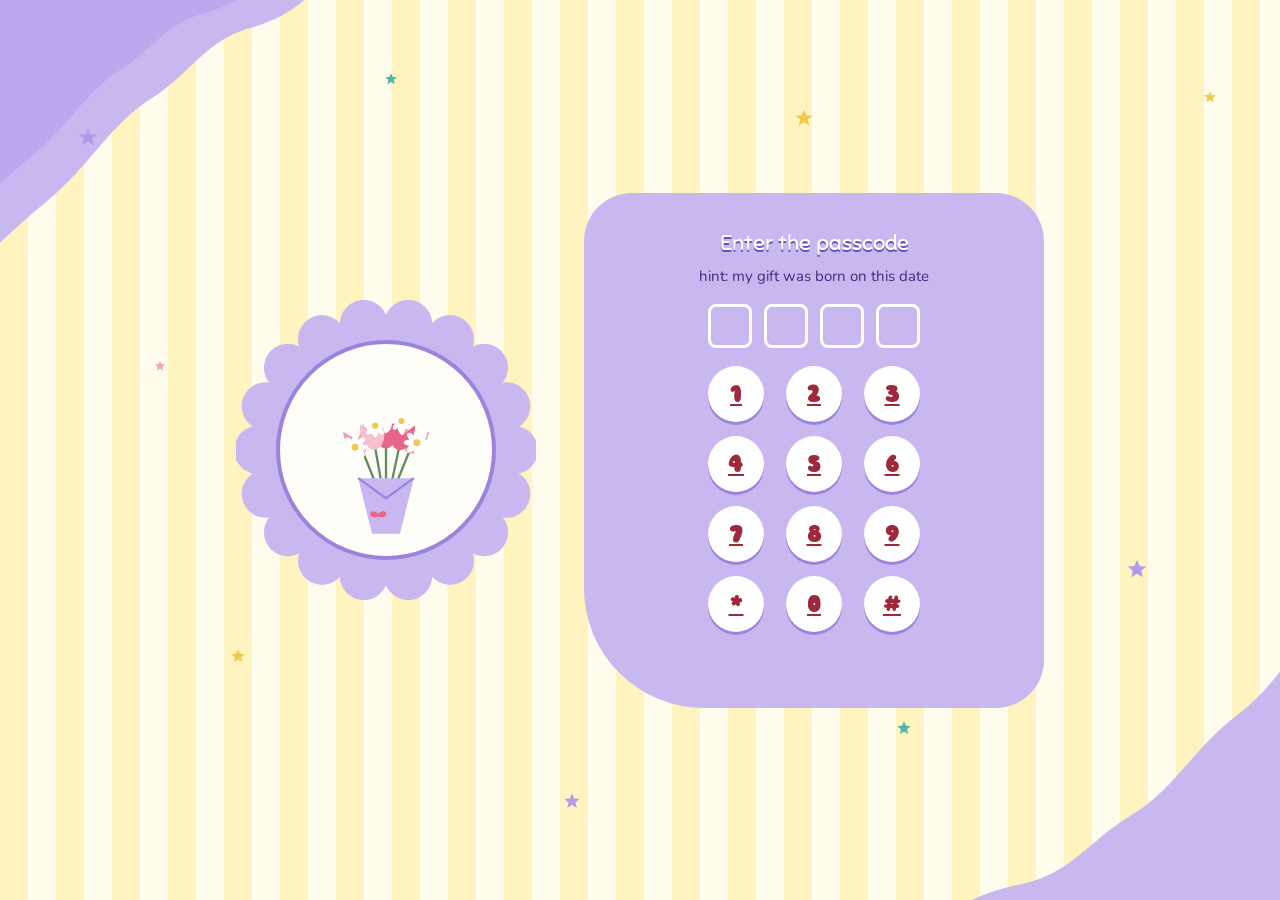
<file: index.html>
<!doctype html>
<html lang="en">
<head>
<meta charset="utf-8">
<meta name="viewport" content="width=device-width, initial-scale=1">
<title>A surprise for Tejuu</title>
<link rel="icon" href="data:image/svg+xml,%3Csvg xmlns='http://www.w3.org/2000/svg' viewBox='0 0 24 24'%3E%3Cpath d='M12%2021s-7.5-4.6-9.6-9.2C.9%208.4%203%205%206.4%205c2%200%203.6%201.1%204.6%202.7C12%206.1%2013.6%205%2015.6%205%2019%205%2021.1%208.4%2019.6%2011.8%2017.5%2016.4%2012%2021%2012%2021z' fill='%23E8668A'/%3E%3C/svg%3E">
<link rel="preconnect" href="https://fonts.googleapis.com">
<link rel="preconnect" href="https://fonts.gstatic.com" crossorigin>
<link href="https://fonts.googleapis.com/css2?family=Sniglet:wght@400;800&family=Gaegu:wght@400;700&family=Nunito:wght@400;700&display=swap" rel="stylesheet">
<link rel="stylesheet" href="css/style.css">
</head>
<body>
<main>

<div class="lock">
  <div class="frame bob" aria-hidden="true">
    <svg width="300" height="300" viewBox="0 0 300 300"><circle cx="278.0" cy="150.0" r="24" fill="#C9B8F0"/><circle cx="270.3" cy="193.8" r="24" fill="#C9B8F0"/><circle cx="248.1" cy="232.3" r="24" fill="#C9B8F0"/><circle cx="214.0" cy="260.9" r="24" fill="#C9B8F0"/><circle cx="172.2" cy="276.1" r="24" fill="#C9B8F0"/><circle cx="127.8" cy="276.1" r="24" fill="#C9B8F0"/><circle cx="86.0" cy="260.9" r="24" fill="#C9B8F0"/><circle cx="51.9" cy="232.3" r="24" fill="#C9B8F0"/><circle cx="29.7" cy="193.8" r="24" fill="#C9B8F0"/><circle cx="22.0" cy="150.0" r="24" fill="#C9B8F0"/><circle cx="29.7" cy="106.2" r="24" fill="#C9B8F0"/><circle cx="51.9" cy="67.7" r="24" fill="#C9B8F0"/><circle cx="86.0" cy="39.1" r="24" fill="#C9B8F0"/><circle cx="127.8" cy="23.9" r="24" fill="#C9B8F0"/><circle cx="172.2" cy="23.9" r="24" fill="#C9B8F0"/><circle cx="214.0" cy="39.1" r="24" fill="#C9B8F0"/><circle cx="248.1" cy="67.7" r="24" fill="#C9B8F0"/><circle cx="270.3" cy="106.2" r="24" fill="#C9B8F0"/><circle cx="150" cy="150" r="128" fill="#C9B8F0"/><circle cx="150" cy="150" r="108" fill="#FFFDF7" stroke="#9C84DE" stroke-width="4"/></svg>
    <div class="inner"><svg aria-hidden="true" width="170" height="186" viewBox="0 0 220 240">
  <g transform="translate(110 190) rotate(-22)"><path d="M0 0 C0 -30 0 -60 0 -80" stroke="#5E8C61" stroke-width="3" fill="none"></path><path d="M0 -78 C-14 -80 -18 -100 -14 -114 C-8 -106 -4 -100 0 -98 C4 -100 8 -106 14 -114 C18 -100 14 -80 0 -78z" fill="#F2A0B5"></path></g><g transform="translate(110 190) rotate(0)"><path d="M0 0 C0 -30 0 -60 0 -80" stroke="#5E8C61" stroke-width="3" fill="none"></path><path d="M0 -78 C-14 -80 -18 -100 -14 -114 C-8 -106 -4 -100 0 -98 C4 -100 8 -106 14 -114 C18 -100 14 -80 0 -78z" fill="#E8668A"></path></g><g transform="translate(110 190) rotate(22)"><path d="M0 0 C0 -30 0 -60 0 -80" stroke="#5E8C61" stroke-width="3" fill="none"></path><path d="M0 -78 C-14 -80 -18 -100 -14 -114 C-8 -106 -4 -100 0 -98 C4 -100 8 -106 14 -114 C18 -100 14 -80 0 -78z" fill="#F2A0B5"></path></g><g transform="translate(110 190) rotate(-10)"><path d="M0 0 C0 -30 0 -60 0 -80" stroke="#5E8C61" stroke-width="3" fill="none"></path><path d="M0 -78 C-14 -80 -18 -100 -14 -114 C-8 -106 -4 -100 0 -98 C4 -100 8 -106 14 -114 C18 -100 14 -80 0 -78z" fill="#F7C1CF"></path></g><g transform="translate(110 190) rotate(12)"><path d="M0 0 C0 -30 0 -60 0 -80" stroke="#5E8C61" stroke-width="3" fill="none"></path><path d="M0 -78 C-14 -80 -18 -100 -14 -114 C-8 -106 -4 -100 0 -98 C4 -100 8 -106 14 -114 C18 -100 14 -80 0 -78z" fill="#E8668A"></path></g>
  <ellipse cx="70" cy="101" rx="4.05" ry="8.1" fill="#FFFFFF" transform="rotate(0 70 110)"></ellipse><ellipse cx="70" cy="101" rx="4.05" ry="8.1" fill="#FFFFFF" transform="rotate(45 70 110)"></ellipse><ellipse cx="70" cy="101" rx="4.05" ry="8.1" fill="#FFFFFF" transform="rotate(90 70 110)"></ellipse><ellipse cx="70" cy="101" rx="4.05" ry="8.1" fill="#FFFFFF" transform="rotate(135 70 110)"></ellipse><ellipse cx="70" cy="101" rx="4.05" ry="8.1" fill="#FFFFFF" transform="rotate(180 70 110)"></ellipse><ellipse cx="70" cy="101" rx="4.05" ry="8.1" fill="#FFFFFF" transform="rotate(225 70 110)"></ellipse><ellipse cx="70" cy="101" rx="4.05" ry="8.1" fill="#FFFFFF" transform="rotate(270 70 110)"></ellipse><ellipse cx="70" cy="101" rx="4.05" ry="8.1" fill="#FFFFFF" transform="rotate(315 70 110)"></ellipse><circle cx="70" cy="110" r="4.5" fill="#F2C94C"></circle><ellipse cx="150" cy="95" rx="4.05" ry="8.1" fill="#FFFFFF" transform="rotate(0 150 104)"></ellipse><ellipse cx="150" cy="95" rx="4.05" ry="8.1" fill="#FFFFFF" transform="rotate(45 150 104)"></ellipse><ellipse cx="150" cy="95" rx="4.05" ry="8.1" fill="#FFFFFF" transform="rotate(90 150 104)"></ellipse><ellipse cx="150" cy="95" rx="4.05" ry="8.1" fill="#FFFFFF" transform="rotate(135 150 104)"></ellipse><ellipse cx="150" cy="95" rx="4.05" ry="8.1" fill="#FFFFFF" transform="rotate(180 150 104)"></ellipse><ellipse cx="150" cy="95" rx="4.05" ry="8.1" fill="#FFFFFF" transform="rotate(225 150 104)"></ellipse><ellipse cx="150" cy="95" rx="4.05" ry="8.1" fill="#FFFFFF" transform="rotate(270 150 104)"></ellipse><ellipse cx="150" cy="95" rx="4.05" ry="8.1" fill="#FFFFFF" transform="rotate(315 150 104)"></ellipse><circle cx="150" cy="104" r="4.5" fill="#F2C94C"></circle><ellipse cx="96" cy="74" rx="3.6" ry="7.2" fill="#FFFFFF" transform="rotate(0 96 82)"></ellipse><ellipse cx="96" cy="74" rx="3.6" ry="7.2" fill="#FFFFFF" transform="rotate(45 96 82)"></ellipse><ellipse cx="96" cy="74" rx="3.6" ry="7.2" fill="#FFFFFF" transform="rotate(90 96 82)"></ellipse><ellipse cx="96" cy="74" rx="3.6" ry="7.2" fill="#FFFFFF" transform="rotate(135 96 82)"></ellipse><ellipse cx="96" cy="74" rx="3.6" ry="7.2" fill="#FFFFFF" transform="rotate(180 96 82)"></ellipse><ellipse cx="96" cy="74" rx="3.6" ry="7.2" fill="#FFFFFF" transform="rotate(225 96 82)"></ellipse><ellipse cx="96" cy="74" rx="3.6" ry="7.2" fill="#FFFFFF" transform="rotate(270 96 82)"></ellipse><ellipse cx="96" cy="74" rx="3.6" ry="7.2" fill="#FFFFFF" transform="rotate(315 96 82)"></ellipse><circle cx="96" cy="82" r="4.0" fill="#F2C94C"></circle><ellipse cx="130" cy="68" rx="3.6" ry="7.2" fill="#FFFFFF" transform="rotate(0 130 76)"></ellipse><ellipse cx="130" cy="68" rx="3.6" ry="7.2" fill="#FFFFFF" transform="rotate(45 130 76)"></ellipse><ellipse cx="130" cy="68" rx="3.6" ry="7.2" fill="#FFFFFF" transform="rotate(90 130 76)"></ellipse><ellipse cx="130" cy="68" rx="3.6" ry="7.2" fill="#FFFFFF" transform="rotate(135 130 76)"></ellipse><ellipse cx="130" cy="68" rx="3.6" ry="7.2" fill="#FFFFFF" transform="rotate(180 130 76)"></ellipse><ellipse cx="130" cy="68" rx="3.6" ry="7.2" fill="#FFFFFF" transform="rotate(225 130 76)"></ellipse><ellipse cx="130" cy="68" rx="3.6" ry="7.2" fill="#FFFFFF" transform="rotate(270 130 76)"></ellipse><ellipse cx="130" cy="68" rx="3.6" ry="7.2" fill="#FFFFFF" transform="rotate(315 130 76)"></ellipse><circle cx="130" cy="76" r="4.0" fill="#F2C94C"></circle>
  <path d="M74 150 L146 150 L128 222 L92 222 Z" fill="#C9B8F0"></path>
  <path d="M74 150 L110 176 L146 150" stroke="#9C84DE" stroke-width="3" fill="none"></path>
  <path d="M100 196 C88 186 84 204 100 200 C116 204 112 186 100 196z" fill="#E8668A"></path>
</svg></div>
  </div>
  <div class="panel" id="panel">
    <p class="title">Enter the passcode</p>
    <p class="hint">hint: my gift was born on this date</p>
    <div class="boxes" id="boxes"><span></span><span></span><span></span><span></span></div>
    <div class="keys" id="keys">
      <button type="button">1</button><button type="button">2</button><button type="button">3</button>
      <button type="button">4</button><button type="button">5</button><button type="button">6</button>
      <button type="button">7</button><button type="button">8</button><button type="button">9</button>
      <button type="button" aria-label="Clear">*</button><button type="button">0</button><button type="button" aria-label="Delete">#</button>
    </div>
    <p class="msg" id="msg" aria-live="polite"></p>
    <a class="pill popin hidden" id="unlock" href="ask.html">Unlock</a>
  </div>
</div>
</main>
<script src="js/main.js"></script>
<script>
(function () {
  var CODE = '1310';                       // change the passcode here
  var entered = '';
  var boxes = document.querySelectorAll('#boxes span');
  var msg = document.getElementById('msg');
  var panel = document.getElementById('panel');
  var unlock = document.getElementById('unlock');
  function draw() { boxes.forEach(function (b, i) { b.classList.toggle('on', i < entered.length); }); }
  function press(k) {
    if (!unlock.classList.contains('hidden')) return;
    if (k === '*') entered = '';
    else if (k === '#') entered = entered.slice(0, -1);
    else if (entered.length < 4) entered += k;
    msg.textContent = '';
    draw();
    if (entered.length === 4) {
      if (entered === CODE) {
        msg.textContent = 'Yay, that is it!';
        unlock.classList.remove('hidden');
        unlock.focus();
      } else {
        msg.textContent = 'Nope! Try again, birthday girl';
        panel.classList.remove('shake'); void panel.offsetWidth; panel.classList.add('shake');
        entered = ''; setTimeout(draw, 300);
      }
    }
  }
  document.querySelectorAll('#keys button').forEach(function (b) {
    b.addEventListener('click', function () { press(b.textContent); });
  });
  document.addEventListener('keydown', function (e) {
    if (/^[0-9]$/.test(e.key)) press(e.key);
    else if (e.key === 'Backspace') press('#');
  });
})();
</script>
</body>
</html>
</file>
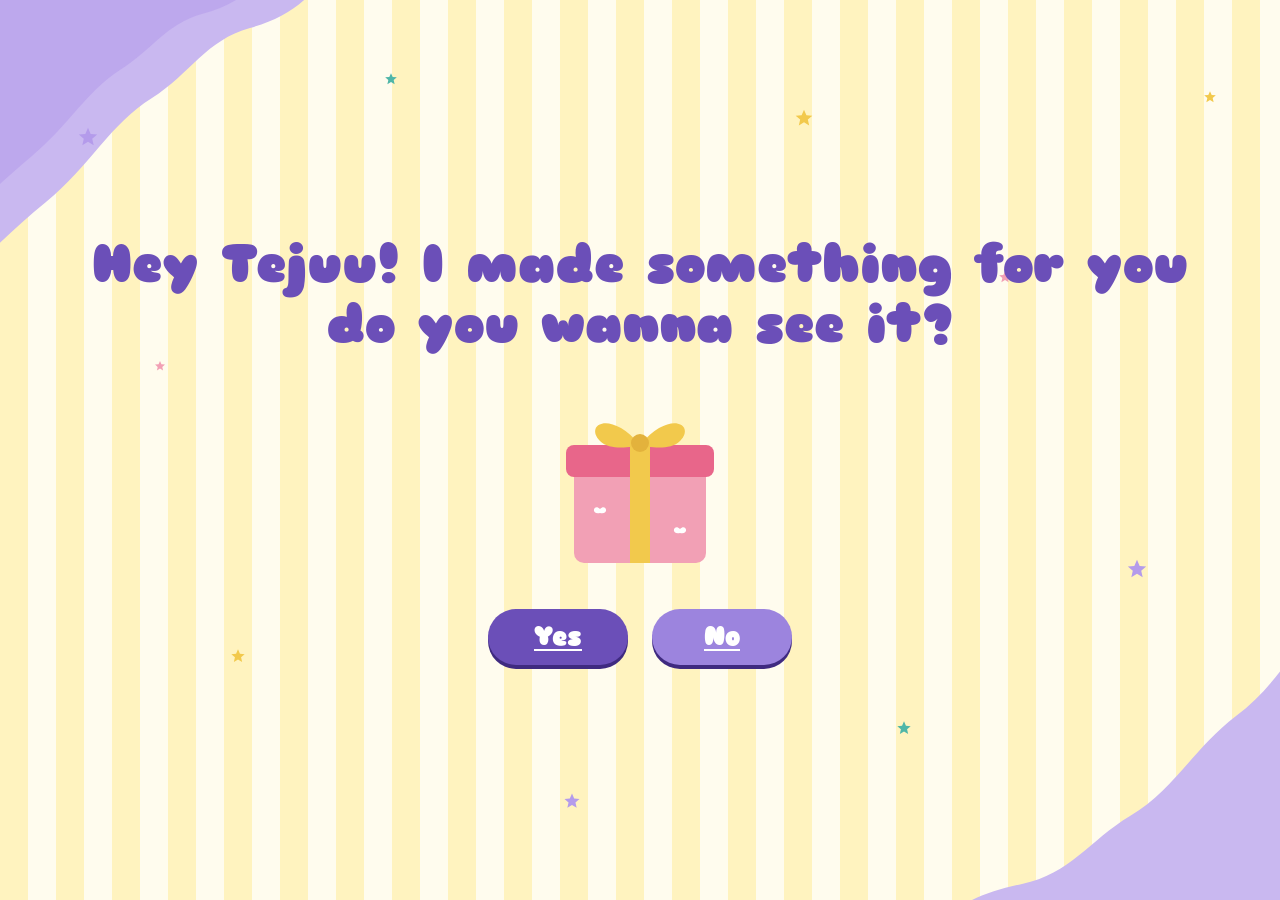
<file: ask.html>
<!doctype html>
<html lang="en">
<head>
<meta charset="utf-8">
<meta name="viewport" content="width=device-width, initial-scale=1">
<title>I made something for you</title>
<link rel="icon" href="data:image/svg+xml,%3Csvg xmlns='http://www.w3.org/2000/svg' viewBox='0 0 24 24'%3E%3Cpath d='M12%2021s-7.5-4.6-9.6-9.2C.9%208.4%203%205%206.4%205c2%200%203.6%201.1%204.6%202.7C12%206.1%2013.6%205%2015.6%205%2019%205%2021.1%208.4%2019.6%2011.8%2017.5%2016.4%2012%2021%2012%2021z' fill='%23E8668A'/%3E%3C/svg%3E">
<link rel="preconnect" href="https://fonts.googleapis.com">
<link rel="preconnect" href="https://fonts.gstatic.com" crossorigin>
<link href="https://fonts.googleapis.com/css2?family=Sniglet:wght@400;800&family=Gaegu:wght@400;700&family=Nunito:wght@400;700&display=swap" rel="stylesheet">
<link rel="stylesheet" href="css/style.css">
</head>
<body>
<main>

<div id="asking" style="display:flex;flex-direction:column;align-items:center;gap:24px">
  <h1>Hey Tejuu! I made something for you<br>do you wanna see it?</h1>
  <div class="bob" aria-hidden="true"><svg aria-hidden="true" width="200" height="200" viewBox="0 0 200 200">
  <rect x="34" y="86" width="132" height="98" rx="10" fill="#F2A0B5"></rect>
  <rect x="26" y="66" width="148" height="32" rx="8" fill="#E8668A"></rect>
  <rect x="90" y="66" width="20" height="118" fill="#F2C94C"></rect>
  <path d="M100 66 C70 30 44 46 60 62 C70 72 92 68 100 66z" fill="#F2C94C"></path>
  <path d="M100 66 C130 30 156 46 140 62 C130 72 108 68 100 66z" fill="#F2C94C"></path>
  <circle cx="100" cy="64" r="9" fill="#E3B23C"></circle>
  <path d="M60 130 C54 124 50 136 60 134 C70 136 66 124 60 130z" fill="#FFFFFF"></path>
  <path d="M140 150 C134 144 130 156 140 154 C150 156 146 144 140 150z" fill="#FFFFFF"></path>
</svg></div>
  <div class="row" style="gap:24px">
    <a class="pill" href="good.html" style="min-width:140px">Yes</a>
    <button class="pill light" type="button" id="no" style="min-width:140px">No</button>
  </div>
</div>
<div id="saidno" class="hidden popin" style="display:flex;flex-direction:column;align-items:center;gap:28px">
  <h1>SERIOUSLY?! How could you</h1>
  <p style="font-size:18px">Wrong answer. Let's try that again.</p>
  <button class="pill" type="button" id="goback">Go back</button>
</div>
</main>
<script src="js/main.js"></script>
<script>
document.getElementById('no').onclick = function () {
  document.getElementById('asking').classList.add('hidden');
  document.getElementById('saidno').classList.remove('hidden');
};
document.getElementById('goback').onclick = function () {
  document.getElementById('saidno').classList.add('hidden');
  document.getElementById('asking').classList.remove('hidden');
};
</script>
</body>
</html>
</file>
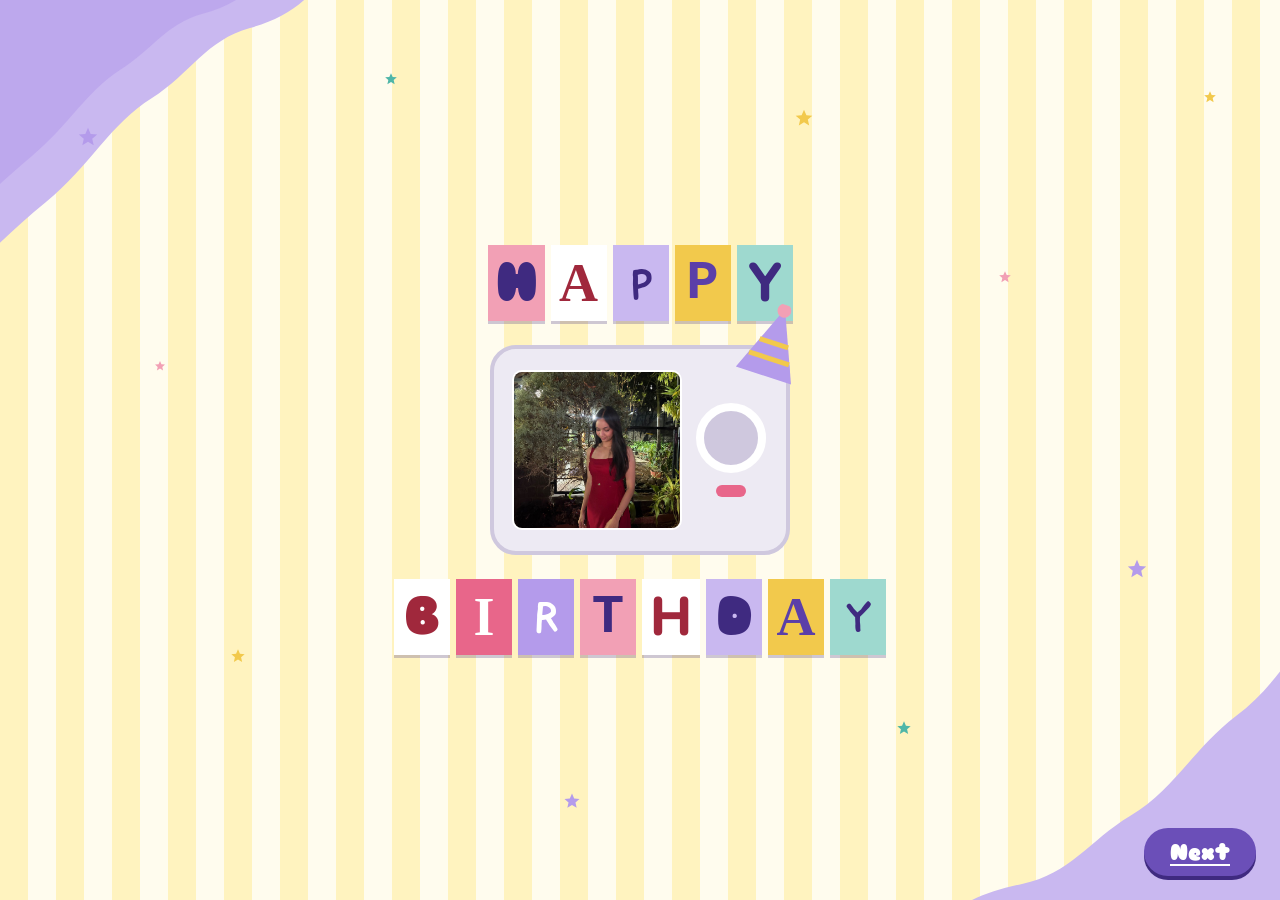
<file: birthday.html>
<!doctype html>
<html lang="en">
<head>
<meta charset="utf-8">
<meta name="viewport" content="width=device-width, initial-scale=1">
<title>Happy Birthday Tejuu</title>
<link rel="icon" href="data:image/svg+xml,%3Csvg xmlns='http://www.w3.org/2000/svg' viewBox='0 0 24 24'%3E%3Cpath d='M12%2021s-7.5-4.6-9.6-9.2C.9%208.4%203%205%206.4%205c2%200%203.6%201.1%204.6%202.7C12%206.1%2013.6%205%2015.6%205%2019%205%2021.1%208.4%2019.6%2011.8%2017.5%2016.4%2012%2021%2012%2021z' fill='%23E8668A'/%3E%3C/svg%3E">
<link rel="preconnect" href="https://fonts.googleapis.com">
<link rel="preconnect" href="https://fonts.gstatic.com" crossorigin>
<link href="https://fonts.googleapis.com/css2?family=Sniglet:wght@400;800&family=Gaegu:wght@400;700&family=Nunito:wght@400;700&display=swap" rel="stylesheet">
<link rel="stylesheet" href="css/style.css">
</head>
<body>
<main>

<div class="word" role="heading" aria-level="1" aria-label="Happy"><span class="popin" style="display: inline-flex; align-items: center; justify-content: center; min-width: 64px; height: 84px; padding: 0 8px; box-sizing: border-box; background: #F2A0B5; color: #3F2A80; font-family: 'Sniglet', sans-serif; font-weight: 800; font-size: 62px; transform: rotate(-6deg); box-shadow: 0 3px 0 rgba(63,42,128,.25); animation-delay: 0.00s">H</span>
<span class="popin" style="display: inline-flex; align-items: center; justify-content: center; min-width: 64px; height: 84px; padding: 0 8px; box-sizing: border-box; background: #FFFFFF; color: #A0283C; font-family: Georgia, serif; font-weight: 800; font-size: 62px; transform: rotate(4deg); box-shadow: 0 3px 0 rgba(63,42,128,.25); animation-delay: 0.08s">A</span>
<span class="popin" style="display: inline-flex; align-items: center; justify-content: center; min-width: 64px; height: 84px; padding: 0 8px; box-sizing: border-box; background: #C9B8F0; color: #3F2A80; font-family: 'Gaegu', cursive; font-weight: 800; font-size: 62px; transform: rotate(-3deg); box-shadow: 0 3px 0 rgba(63,42,128,.25); animation-delay: 0.16s">P</span>
<span class="popin" style="display: inline-flex; align-items: center; justify-content: center; min-width: 64px; height: 84px; padding: 0 8px; box-sizing: border-box; background: #F2C94C; color: #5B3FA8; font-family: 'Courier New', monospace; font-weight: 800; font-size: 62px; transform: rotate(7deg); box-shadow: 0 3px 0 rgba(63,42,128,.25); animation-delay: 0.24s">P</span>
<span class="popin" style="display: inline-flex; align-items: center; justify-content: center; min-width: 64px; height: 84px; padding: 0 8px; box-sizing: border-box; background: #9ED9CF; color: #3F2A80; font-family: 'Nunito', sans-serif; font-weight: 800; font-size: 62px; transform: rotate(-5deg); box-shadow: 0 3px 0 rgba(63,42,128,.25); animation-delay: 0.32s">Y</span></div>
<div class="camera bob">
  <div class="photo" data-src="assets/childhood.jpg" data-alt="Little Tejuu">Add assets/childhood.jpg</div>
  <div style="display:flex;flex-direction:column;align-items:center;gap:12px" aria-hidden="true"><div class="lens"></div><div class="btn"></div></div>
  <div class="hat" aria-hidden="true"><svg aria-hidden="true" width="70" height="80" viewBox="0 0 70 80"><path d="M35 4 L64 74 H6 Z" fill="#B49BEB"></path><path d="M20 40 L50 40 M14 56 L56 56" stroke="#F2C94C" stroke-width="5"></path><circle cx="35" cy="6" r="7" fill="#F2A0B5"></circle></svg></div>
</div>
<div class="word" role="heading" aria-level="1" aria-label="Birthday"><span class="popin" style="display: inline-flex; align-items: center; justify-content: center; min-width: 64px; height: 84px; padding: 0 8px; box-sizing: border-box; background: #FFFFFF; color: #A0283C; font-family: 'Sniglet', sans-serif; font-weight: 800; font-size: 62px; transform: rotate(3deg); box-shadow: 0 3px 0 rgba(63,42,128,.25); animation-delay: 0.40s">B</span>
<span class="popin" style="display: inline-flex; align-items: center; justify-content: center; min-width: 64px; height: 84px; padding: 0 8px; box-sizing: border-box; background: #E8668A; color: #FFFFFF; font-family: Georgia, serif; font-weight: 800; font-size: 62px; transform: rotate(-8deg); box-shadow: 0 3px 0 rgba(63,42,128,.25); animation-delay: 0.48s">I</span>
<span class="popin" style="display: inline-flex; align-items: center; justify-content: center; min-width: 64px; height: 84px; padding: 0 8px; box-sizing: border-box; background: #B49BEB; color: #FFFFFF; font-family: 'Gaegu', cursive; font-weight: 800; font-size: 62px; transform: rotate(5deg); box-shadow: 0 3px 0 rgba(63,42,128,.25); animation-delay: 0.56s">R</span>
<span class="popin" style="display: inline-flex; align-items: center; justify-content: center; min-width: 64px; height: 84px; padding: 0 8px; box-sizing: border-box; background: #F2A0B5; color: #3F2A80; font-family: 'Courier New', monospace; font-weight: 800; font-size: 62px; transform: rotate(-6deg); box-shadow: 0 3px 0 rgba(63,42,128,.25); animation-delay: 0.64s">T</span>
<span class="popin" style="display: inline-flex; align-items: center; justify-content: center; min-width: 64px; height: 84px; padding: 0 8px; box-sizing: border-box; background: #FFFFFF; color: #A0283C; font-family: 'Nunito', sans-serif; font-weight: 800; font-size: 62px; transform: rotate(4deg); box-shadow: 0 3px 0 rgba(63,42,128,.25); animation-delay: 0.72s">H</span>
<span class="popin" style="display: inline-flex; align-items: center; justify-content: center; min-width: 64px; height: 84px; padding: 0 8px; box-sizing: border-box; background: #C9B8F0; color: #3F2A80; font-family: 'Sniglet', sans-serif; font-weight: 800; font-size: 62px; transform: rotate(-3deg); box-shadow: 0 3px 0 rgba(63,42,128,.25); animation-delay: 0.80s">D</span>
<span class="popin" style="display: inline-flex; align-items: center; justify-content: center; min-width: 64px; height: 84px; padding: 0 8px; box-sizing: border-box; background: #F2C94C; color: #5B3FA8; font-family: Georgia, serif; font-weight: 800; font-size: 62px; transform: rotate(7deg); box-shadow: 0 3px 0 rgba(63,42,128,.25); animation-delay: 0.88s">A</span>
<span class="popin" style="display: inline-flex; align-items: center; justify-content: center; min-width: 64px; height: 84px; padding: 0 8px; box-sizing: border-box; background: #9ED9CF; color: #3F2A80; font-family: 'Gaegu', cursive; font-weight: 800; font-size: 62px; transform: rotate(-5deg); box-shadow: 0 3px 0 rgba(63,42,128,.25); animation-delay: 0.96s">Y</span></div>
<a class="pill small next" href="items.html">Next</a>
</main>
<script src="js/main.js"></script>

</body>
</html>
</file>
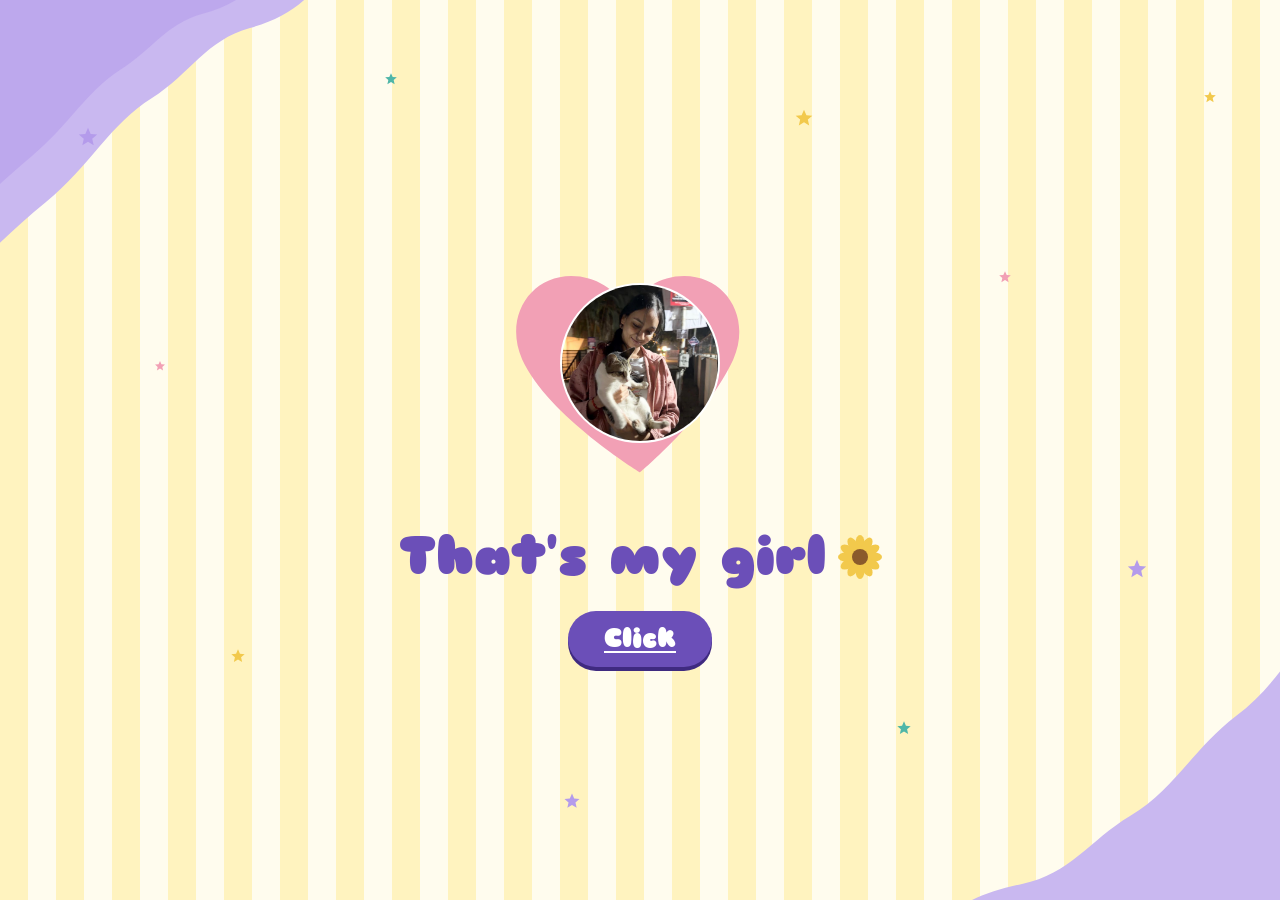
<file: good.html>
<!doctype html>
<html lang="en">
<head>
<meta charset="utf-8">
<meta name="viewport" content="width=device-width, initial-scale=1">
<title>That's my girl</title>
<link rel="icon" href="data:image/svg+xml,%3Csvg xmlns='http://www.w3.org/2000/svg' viewBox='0 0 24 24'%3E%3Cpath d='M12%2021s-7.5-4.6-9.6-9.2C.9%208.4%203%205%206.4%205c2%200%203.6%201.1%204.6%202.7C12%206.1%2013.6%205%2015.6%205%2019%205%2021.1%208.4%2019.6%2011.8%2017.5%2016.4%2012%2021%2012%2021z' fill='%23E8668A'/%3E%3C/svg%3E">
<link rel="preconnect" href="https://fonts.googleapis.com">
<link rel="preconnect" href="https://fonts.gstatic.com" crossorigin>
<link href="https://fonts.googleapis.com/css2?family=Sniglet:wght@400;800&family=Gaegu:wght@400;700&family=Nunito:wght@400;700&display=swap" rel="stylesheet">
<link rel="stylesheet" href="css/style.css">
</head>
<body>
<main>

<div class="heart-frame popin">
  <svg aria-hidden="true" width="300" height="270" viewBox="0 0 24 22"><path d="M12 21s-7.5-4.6-9.6-9.2C.9 8.4 3 5 6.4 5c2 0 3.6 1.1 4.6 2.7C12 6.1 13.6 5 15.6 5 19 5 21.1 8.4 19.6 11.8 17.5 16.4 12 21 12 21z" fill="#F2A0B5" transform="translate(0 -1.5)"/></svg>
  <div class="photo" data-src="assets/tejuu.jpg" data-alt="Tejuu">Add assets/tejuu.jpg</div>
</div>
<div class="row"><h1>That's my girl</h1><svg aria-hidden="true" width="44" height="44" viewBox="0 0 44 44"><ellipse cx="22" cy="8" rx="4.5" ry="8" fill="#F2C94C" transform="rotate(0 22 22)"></ellipse><ellipse cx="22" cy="8" rx="4.5" ry="8" fill="#F2C94C" transform="rotate(30 22 22)"></ellipse><ellipse cx="22" cy="8" rx="4.5" ry="8" fill="#F2C94C" transform="rotate(60 22 22)"></ellipse><ellipse cx="22" cy="8" rx="4.5" ry="8" fill="#F2C94C" transform="rotate(90 22 22)"></ellipse><ellipse cx="22" cy="8" rx="4.5" ry="8" fill="#F2C94C" transform="rotate(120 22 22)"></ellipse><ellipse cx="22" cy="8" rx="4.5" ry="8" fill="#F2C94C" transform="rotate(150 22 22)"></ellipse><ellipse cx="22" cy="8" rx="4.5" ry="8" fill="#F2C94C" transform="rotate(180 22 22)"></ellipse><ellipse cx="22" cy="8" rx="4.5" ry="8" fill="#F2C94C" transform="rotate(210 22 22)"></ellipse><ellipse cx="22" cy="8" rx="4.5" ry="8" fill="#F2C94C" transform="rotate(240 22 22)"></ellipse><ellipse cx="22" cy="8" rx="4.5" ry="8" fill="#F2C94C" transform="rotate(270 22 22)"></ellipse><ellipse cx="22" cy="8" rx="4.5" ry="8" fill="#F2C94C" transform="rotate(300 22 22)"></ellipse><ellipse cx="22" cy="8" rx="4.5" ry="8" fill="#F2C94C" transform="rotate(330 22 22)"></ellipse><circle cx="22" cy="22" r="8" fill="#8A5A2B"></circle></svg></div>
<a class="pill" href="birthday.html">Click</a>
</main>
<script src="js/main.js"></script>

</body>
</html>
</file>
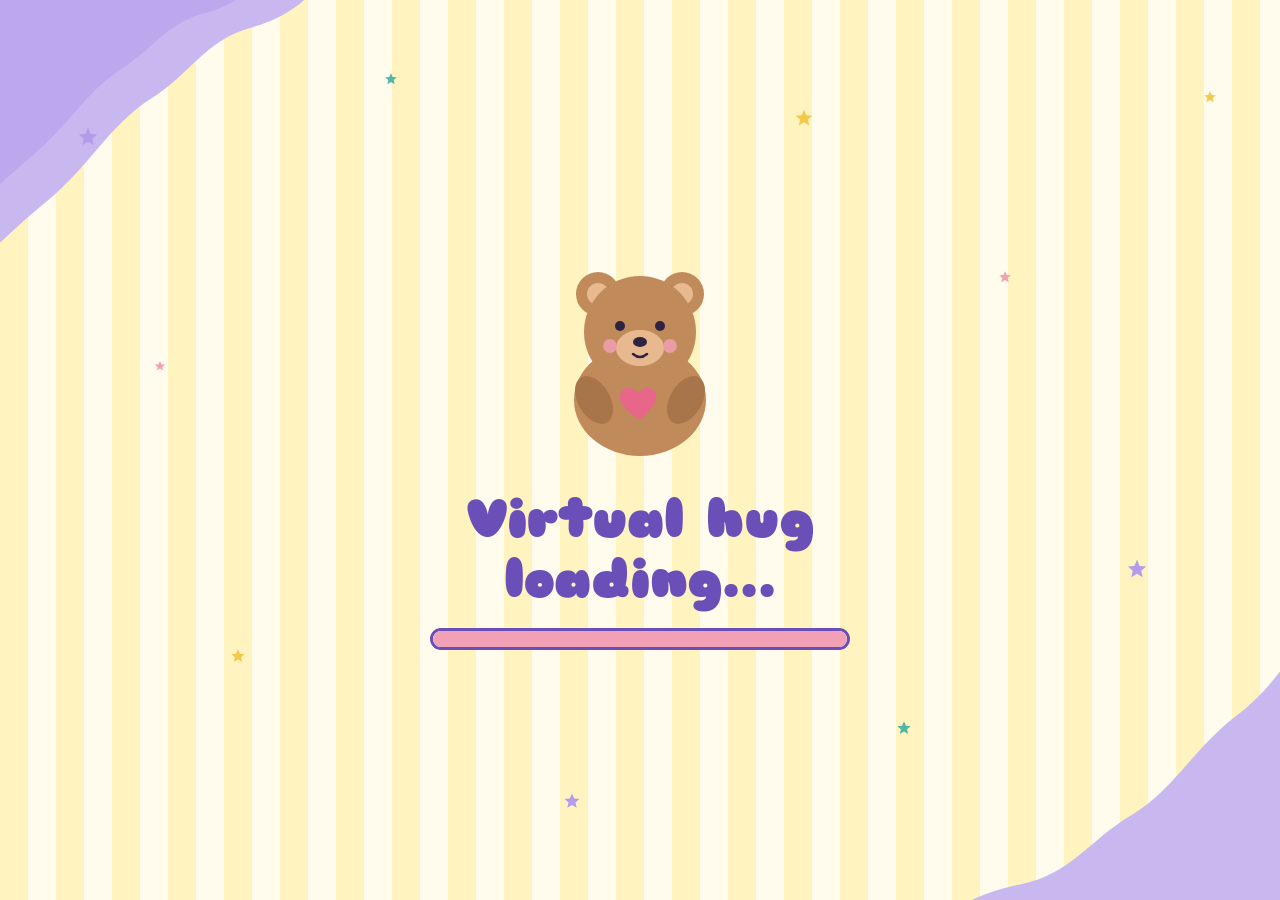
<file: hug.html>
<!doctype html>
<html lang="en">
<head>
<meta charset="utf-8">
<meta name="viewport" content="width=device-width, initial-scale=1">
<title>Virtual hug loading</title>
<link rel="icon" href="data:image/svg+xml,%3Csvg xmlns='http://www.w3.org/2000/svg' viewBox='0 0 24 24'%3E%3Cpath d='M12%2021s-7.5-4.6-9.6-9.2C.9%208.4%203%205%206.4%205c2%200%203.6%201.1%204.6%202.7C12%206.1%2013.6%205%2015.6%205%2019%205%2021.1%208.4%2019.6%2011.8%2017.5%2016.4%2012%2021%2012%2021z' fill='%23E8668A'/%3E%3C/svg%3E">
<link rel="preconnect" href="https://fonts.googleapis.com">
<link rel="preconnect" href="https://fonts.gstatic.com" crossorigin>
<link href="https://fonts.googleapis.com/css2?family=Sniglet:wght@400;800&family=Gaegu:wght@400;700&family=Nunito:wght@400;700&display=swap" rel="stylesheet">
<link rel="stylesheet" href="css/style.css">
</head>
<body>
<main>

<div class="hearts" aria-hidden="true"><svg style="left:38%;top:45%;animation-delay:0s" width="24" height="24" viewBox="0 0 24 24"><path d="M12 21s-7.5-4.6-9.6-9.2C.9 8.4 3 5 6.4 5c2 0 3.6 1.1 4.6 2.7C12 6.1 13.6 5 15.6 5 19 5 21.1 8.4 19.6 11.8 17.5 16.4 12 21 12 21z" fill="#F2A0B5"/></svg><svg style="left:60%;top:50%;animation-delay:0.8s" width="18" height="18" viewBox="0 0 24 24"><path d="M12 21s-7.5-4.6-9.6-9.2C.9 8.4 3 5 6.4 5c2 0 3.6 1.1 4.6 2.7C12 6.1 13.6 5 15.6 5 19 5 21.1 8.4 19.6 11.8 17.5 16.4 12 21 12 21z" fill="#E8668A"/></svg><svg style="left:46%;top:58%;animation-delay:1.6s" width="16" height="16" viewBox="0 0 24 24"><path d="M12 21s-7.5-4.6-9.6-9.2C.9 8.4 3 5 6.4 5c2 0 3.6 1.1 4.6 2.7C12 6.1 13.6 5 15.6 5 19 5 21.1 8.4 19.6 11.8 17.5 16.4 12 21 12 21z" fill="#B49BEB"/></svg><svg style="left:54%;top:40%;animation-delay:2.4s" width="22" height="22" viewBox="0 0 24 24"><path d="M12 21s-7.5-4.6-9.6-9.2C.9 8.4 3 5 6.4 5c2 0 3.6 1.1 4.6 2.7C12 6.1 13.6 5 15.6 5 19 5 21.1 8.4 19.6 11.8 17.5 16.4 12 21 12 21z" fill="#F2A0B5"/></svg><svg style="left:30%;top:60%;animation-delay:1.2s" width="14" height="14" viewBox="0 0 24 24"><path d="M12 21s-7.5-4.6-9.6-9.2C.9 8.4 3 5 6.4 5c2 0 3.6 1.1 4.6 2.7C12 6.1 13.6 5 15.6 5 19 5 21.1 8.4 19.6 11.8 17.5 16.4 12 21 12 21z" fill="#E8668A"/></svg><svg style="left:68%;top:62%;animation-delay:2s" width="18" height="18" viewBox="0 0 24 24"><path d="M12 21s-7.5-4.6-9.6-9.2C.9 8.4 3 5 6.4 5c2 0 3.6 1.1 4.6 2.7C12 6.1 13.6 5 15.6 5 19 5 21.1 8.4 19.6 11.8 17.5 16.4 12 21 12 21z" fill="#B49BEB"/></svg></div>
<div class="bob" aria-hidden="true"><svg aria-hidden="true" width="200" height="210" viewBox="0 0 200 210">
  <circle cx="58" cy="44" r="22" fill="#C08A5B"></circle><circle cx="142" cy="44" r="22" fill="#C08A5B"></circle>
  <circle cx="58" cy="44" r="11" fill="#E8B98F"></circle><circle cx="142" cy="44" r="11" fill="#E8B98F"></circle>
  <ellipse cx="100" cy="150" rx="66" ry="56" fill="#C08A5B"></ellipse>
  <circle cx="100" cy="82" r="56" fill="#C08A5B"></circle>
  <ellipse cx="100" cy="98" rx="24" ry="18" fill="#E8B98F"></ellipse>
  <circle cx="80" cy="76" r="5" fill="#2E2340"></circle><circle cx="120" cy="76" r="5" fill="#2E2340"></circle>
  <ellipse cx="100" cy="92" rx="7" ry="5" fill="#2E2340"></ellipse>
  <path d="M93 104 Q100 110 107 104" stroke="#2E2340" stroke-width="2.5" fill="none" stroke-linecap="round"></path>
  <circle cx="70" cy="96" r="7" fill="#F2A0B5" opacity="0.8"></circle><circle cx="130" cy="96" r="7" fill="#F2A0B5" opacity="0.8"></circle>
  <g transform="translate(76 128) scale(2)"><path d="M12 21s-7.5-4.6-9.6-9.2C.9 8.4 3 5 6.4 5c2 0 3.6 1.1 4.6 2.7C12 6.1 13.6 5 15.6 5 19 5 21.1 8.4 19.6 11.8 17.5 16.4 12 21 12 21z" fill="#E8668A"></path></g>
  <ellipse cx="54" cy="150" rx="16" ry="26" fill="#A87449" transform="rotate(-30 54 150)"></ellipse>
  <ellipse cx="146" cy="150" rx="16" ry="26" fill="#A87449" transform="rotate(30 146 150)"></ellipse>
</svg></div>
<div class="load-box" style="width:100%;max-width:560px;display:flex;flex-direction:column;align-items:center;gap:18px">
  <h1>Virtual hug loading...</h1>
  <div class="loadbar"><div></div></div>
</div>
<div class="done-box popin" aria-live="polite">
  <h1>Hug delivered!<br>Happy birthday, Tejuu</h1>
  <div class="row" style="gap:16px">
    <button class="pill" type="button" id="again">Another hug</button>
    <a class="pill light" href="index.html">Start over</a>
  </div>
</div>
</main>
<script src="js/main.js"></script>
<script>
(function () {
  var b = document.body, timer;
  function start() {
    b.classList.remove('done', 'loading'); void b.offsetWidth; b.classList.add('loading');
    clearTimeout(timer);
    timer = setTimeout(function () { b.classList.remove('loading'); b.classList.add('done'); }, 4200);
  }
  document.getElementById('again').onclick = start;
  start();
})();
</script>
</body>
</html>
</file>
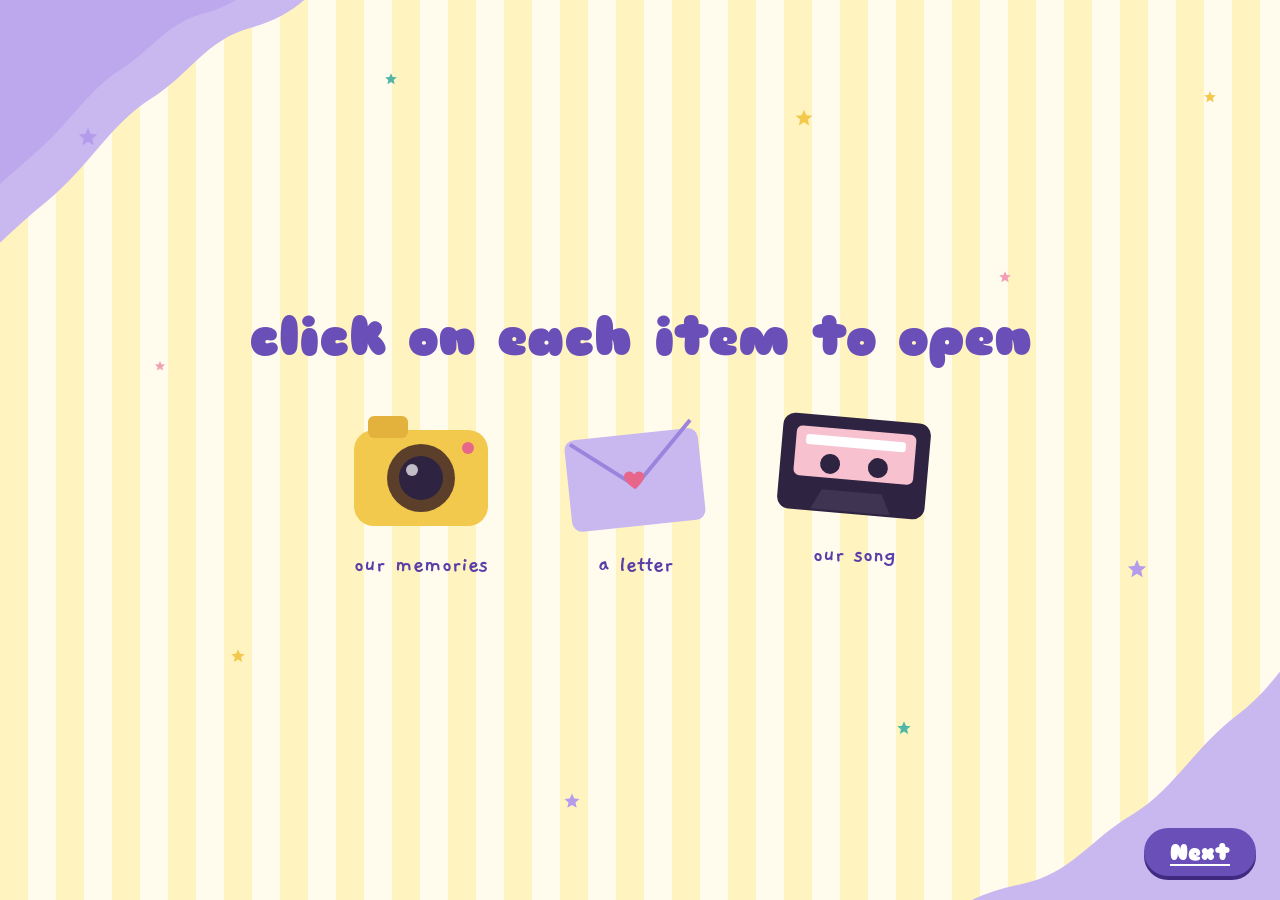
<file: items.html>
<!doctype html>
<html lang="en">
<head>
<meta charset="utf-8">
<meta name="viewport" content="width=device-width, initial-scale=1">
<title>Click on each item</title>
<link rel="icon" href="data:image/svg+xml,%3Csvg xmlns='http://www.w3.org/2000/svg' viewBox='0 0 24 24'%3E%3Cpath d='M12%2021s-7.5-4.6-9.6-9.2C.9%208.4%203%205%206.4%205c2%200%203.6%201.1%204.6%202.7C12%206.1%2013.6%205%2015.6%205%2019%205%2021.1%208.4%2019.6%2011.8%2017.5%2016.4%2012%2021%2012%2021z' fill='%23E8668A'/%3E%3C/svg%3E">
<link rel="preconnect" href="https://fonts.googleapis.com">
<link rel="preconnect" href="https://fonts.gstatic.com" crossorigin>
<link href="https://fonts.googleapis.com/css2?family=Sniglet:wght@400;800&family=Gaegu:wght@400;700&family=Nunito:wght@400;700&display=swap" rel="stylesheet">
<link rel="stylesheet" href="css/style.css">
</head>
<body>
<main>

<h1>click on each item to open</h1>
<div class="items">
  <a class="item" href="memories.html"><div class="bob" style="animation-delay:0s" aria-hidden="true"><svg aria-hidden="true" width="150" height="130" viewBox="0 0 150 130"><rect x="8" y="26" width="134" height="96" rx="20" fill="#F2C94C"></rect><rect x="22" y="12" width="40" height="22" rx="6" fill="#E3B23C"></rect><circle cx="75" cy="74" r="34" fill="#5B3F2B"></circle><circle cx="75" cy="74" r="22" fill="#2E2340"></circle><circle cx="66" cy="66" r="6" fill="#FFFFFF" opacity="0.7"></circle><circle cx="122" cy="44" r="6" fill="#E8668A"></circle></svg></div><span>our memories</span></a>
  <a class="item" href="letter.html"><div class="bob" style="animation-delay:0.4s" aria-hidden="true"><svg aria-hidden="true" width="150" height="130" viewBox="0 0 150 130"><rect x="8" y="30" width="134" height="92" rx="10" fill="#C9B8F0" transform="rotate(-6 75 76)"></rect><path d="M14 34 L75 82 L136 22" stroke="#9C84DE" stroke-width="4" fill="none" transform="rotate(-6 75 76)"></path><g transform="translate(62 62) scale(1.1)"><path d="M12 21s-7.5-4.6-9.6-9.2C.9 8.4 3 5 6.4 5c2 0 3.6 1.1 4.6 2.7C12 6.1 13.6 5 15.6 5 19 5 21.1 8.4 19.6 11.8 17.5 16.4 12 21 12 21z" fill="#E8668A"></path></g></svg></div><span>a letter</span></a>
  <a class="item" href="song.html"><div class="bob" style="animation-delay:0.8s" aria-hidden="true"><svg aria-hidden="true" width="160" height="120" viewBox="0 0 160 120"><rect x="6" y="14" width="148" height="96" rx="12" fill="#2E2340" transform="rotate(5 80 62)"></rect><g transform="rotate(5 80 62)"><rect x="20" y="26" width="120" height="50" rx="6" fill="#F7C1CF"></rect><rect x="30" y="34" width="100" height="10" rx="3" fill="#FFFFFF"></rect><circle cx="56" cy="62" r="10" fill="#2E2340"></circle><circle cx="104" cy="62" r="10" fill="#2E2340"></circle><path d="M40 108 L50 88 H110 L120 108" fill="#3F3552"></path></g></svg></div><span>our song</span></a>
</div>
<a class="pill small next" href="hug.html">Next</a>
</main>
<script src="js/main.js"></script>

</body>
</html>
</file>
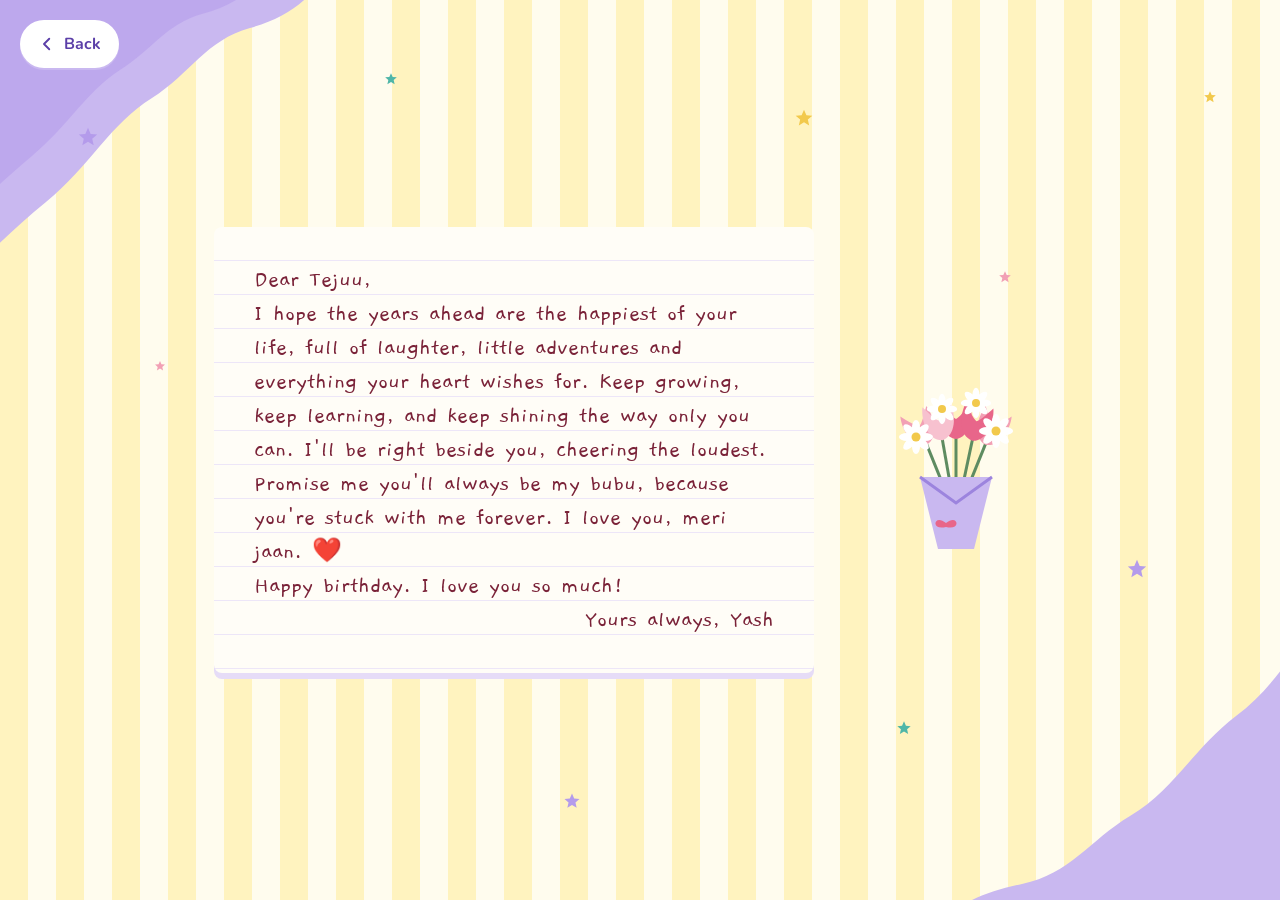
<file: letter.html>
<!doctype html>
<html lang="en">
<head>
<meta charset="utf-8">
<meta name="viewport" content="width=device-width, initial-scale=1">
<title>A letter for Tejuu</title>
<link rel="icon" href="data:image/svg+xml,%3Csvg xmlns='http://www.w3.org/2000/svg' viewBox='0 0 24 24'%3E%3Cpath d='M12%2021s-7.5-4.6-9.6-9.2C.9%208.4%203%205%206.4%205c2%200%203.6%201.1%204.6%202.7C12%206.1%2013.6%205%2015.6%205%2019%205%2021.1%208.4%2019.6%2011.8%2017.5%2016.4%2012%2021%2012%2021z' fill='%23E8668A'/%3E%3C/svg%3E">
<link rel="preconnect" href="https://fonts.googleapis.com">
<link rel="preconnect" href="https://fonts.gstatic.com" crossorigin>
<link href="https://fonts.googleapis.com/css2?family=Sniglet:wght@400;800&family=Gaegu:wght@400;700&family=Nunito:wght@400;700&display=swap" rel="stylesheet">
<link rel="stylesheet" href="css/style.css">
</head>
<body>
<main>

<a class="back" href="items.html"><svg aria-hidden="true" width="18" height="18" viewBox="0 0 24 24"><path d="M15 5l-7 7 7 7" stroke="#5B3FA8" stroke-width="2.5" fill="none" stroke-linecap="round" stroke-linejoin="round"/></svg>Back</a>
<div class="letter-wrap">
  <div class="paper popin">
    <p>Dear Tejuu,</p>
    <p>I hope the years ahead are the happiest of your life, full of laughter, little adventures and everything your heart wishes for. Keep growing, keep learning, and keep shining the way only you can. I'll be right beside you, cheering the loudest.</p>
    <p>Promise me you'll always be my bubu, because you're stuck with me forever. I love you, meri jaan. ❤️</p>
    <p>Happy birthday. I love you so much!</p>
    <p class="sign">Yours always, Yash</p>
  </div>
  <div class="bob" aria-hidden="true"><svg aria-hidden="true" width="220" height="240" viewBox="0 0 220 240">
  <g transform="translate(110 190) rotate(-22)"><path d="M0 0 C0 -30 0 -60 0 -80" stroke="#5E8C61" stroke-width="3" fill="none"></path><path d="M0 -78 C-14 -80 -18 -100 -14 -114 C-8 -106 -4 -100 0 -98 C4 -100 8 -106 14 -114 C18 -100 14 -80 0 -78z" fill="#F2A0B5"></path></g><g transform="translate(110 190) rotate(0)"><path d="M0 0 C0 -30 0 -60 0 -80" stroke="#5E8C61" stroke-width="3" fill="none"></path><path d="M0 -78 C-14 -80 -18 -100 -14 -114 C-8 -106 -4 -100 0 -98 C4 -100 8 -106 14 -114 C18 -100 14 -80 0 -78z" fill="#E8668A"></path></g><g transform="translate(110 190) rotate(22)"><path d="M0 0 C0 -30 0 -60 0 -80" stroke="#5E8C61" stroke-width="3" fill="none"></path><path d="M0 -78 C-14 -80 -18 -100 -14 -114 C-8 -106 -4 -100 0 -98 C4 -100 8 -106 14 -114 C18 -100 14 -80 0 -78z" fill="#F2A0B5"></path></g><g transform="translate(110 190) rotate(-10)"><path d="M0 0 C0 -30 0 -60 0 -80" stroke="#5E8C61" stroke-width="3" fill="none"></path><path d="M0 -78 C-14 -80 -18 -100 -14 -114 C-8 -106 -4 -100 0 -98 C4 -100 8 -106 14 -114 C18 -100 14 -80 0 -78z" fill="#F7C1CF"></path></g><g transform="translate(110 190) rotate(12)"><path d="M0 0 C0 -30 0 -60 0 -80" stroke="#5E8C61" stroke-width="3" fill="none"></path><path d="M0 -78 C-14 -80 -18 -100 -14 -114 C-8 -106 -4 -100 0 -98 C4 -100 8 -106 14 -114 C18 -100 14 -80 0 -78z" fill="#E8668A"></path></g>
  <ellipse cx="70" cy="101" rx="4.05" ry="8.1" fill="#FFFFFF" transform="rotate(0 70 110)"></ellipse><ellipse cx="70" cy="101" rx="4.05" ry="8.1" fill="#FFFFFF" transform="rotate(45 70 110)"></ellipse><ellipse cx="70" cy="101" rx="4.05" ry="8.1" fill="#FFFFFF" transform="rotate(90 70 110)"></ellipse><ellipse cx="70" cy="101" rx="4.05" ry="8.1" fill="#FFFFFF" transform="rotate(135 70 110)"></ellipse><ellipse cx="70" cy="101" rx="4.05" ry="8.1" fill="#FFFFFF" transform="rotate(180 70 110)"></ellipse><ellipse cx="70" cy="101" rx="4.05" ry="8.1" fill="#FFFFFF" transform="rotate(225 70 110)"></ellipse><ellipse cx="70" cy="101" rx="4.05" ry="8.1" fill="#FFFFFF" transform="rotate(270 70 110)"></ellipse><ellipse cx="70" cy="101" rx="4.05" ry="8.1" fill="#FFFFFF" transform="rotate(315 70 110)"></ellipse><circle cx="70" cy="110" r="4.5" fill="#F2C94C"></circle><ellipse cx="150" cy="95" rx="4.05" ry="8.1" fill="#FFFFFF" transform="rotate(0 150 104)"></ellipse><ellipse cx="150" cy="95" rx="4.05" ry="8.1" fill="#FFFFFF" transform="rotate(45 150 104)"></ellipse><ellipse cx="150" cy="95" rx="4.05" ry="8.1" fill="#FFFFFF" transform="rotate(90 150 104)"></ellipse><ellipse cx="150" cy="95" rx="4.05" ry="8.1" fill="#FFFFFF" transform="rotate(135 150 104)"></ellipse><ellipse cx="150" cy="95" rx="4.05" ry="8.1" fill="#FFFFFF" transform="rotate(180 150 104)"></ellipse><ellipse cx="150" cy="95" rx="4.05" ry="8.1" fill="#FFFFFF" transform="rotate(225 150 104)"></ellipse><ellipse cx="150" cy="95" rx="4.05" ry="8.1" fill="#FFFFFF" transform="rotate(270 150 104)"></ellipse><ellipse cx="150" cy="95" rx="4.05" ry="8.1" fill="#FFFFFF" transform="rotate(315 150 104)"></ellipse><circle cx="150" cy="104" r="4.5" fill="#F2C94C"></circle><ellipse cx="96" cy="74" rx="3.6" ry="7.2" fill="#FFFFFF" transform="rotate(0 96 82)"></ellipse><ellipse cx="96" cy="74" rx="3.6" ry="7.2" fill="#FFFFFF" transform="rotate(45 96 82)"></ellipse><ellipse cx="96" cy="74" rx="3.6" ry="7.2" fill="#FFFFFF" transform="rotate(90 96 82)"></ellipse><ellipse cx="96" cy="74" rx="3.6" ry="7.2" fill="#FFFFFF" transform="rotate(135 96 82)"></ellipse><ellipse cx="96" cy="74" rx="3.6" ry="7.2" fill="#FFFFFF" transform="rotate(180 96 82)"></ellipse><ellipse cx="96" cy="74" rx="3.6" ry="7.2" fill="#FFFFFF" transform="rotate(225 96 82)"></ellipse><ellipse cx="96" cy="74" rx="3.6" ry="7.2" fill="#FFFFFF" transform="rotate(270 96 82)"></ellipse><ellipse cx="96" cy="74" rx="3.6" ry="7.2" fill="#FFFFFF" transform="rotate(315 96 82)"></ellipse><circle cx="96" cy="82" r="4.0" fill="#F2C94C"></circle><ellipse cx="130" cy="68" rx="3.6" ry="7.2" fill="#FFFFFF" transform="rotate(0 130 76)"></ellipse><ellipse cx="130" cy="68" rx="3.6" ry="7.2" fill="#FFFFFF" transform="rotate(45 130 76)"></ellipse><ellipse cx="130" cy="68" rx="3.6" ry="7.2" fill="#FFFFFF" transform="rotate(90 130 76)"></ellipse><ellipse cx="130" cy="68" rx="3.6" ry="7.2" fill="#FFFFFF" transform="rotate(135 130 76)"></ellipse><ellipse cx="130" cy="68" rx="3.6" ry="7.2" fill="#FFFFFF" transform="rotate(180 130 76)"></ellipse><ellipse cx="130" cy="68" rx="3.6" ry="7.2" fill="#FFFFFF" transform="rotate(225 130 76)"></ellipse><ellipse cx="130" cy="68" rx="3.6" ry="7.2" fill="#FFFFFF" transform="rotate(270 130 76)"></ellipse><ellipse cx="130" cy="68" rx="3.6" ry="7.2" fill="#FFFFFF" transform="rotate(315 130 76)"></ellipse><circle cx="130" cy="76" r="4.0" fill="#F2C94C"></circle>
  <path d="M74 150 L146 150 L128 222 L92 222 Z" fill="#C9B8F0"></path>
  <path d="M74 150 L110 176 L146 150" stroke="#9C84DE" stroke-width="3" fill="none"></path>
  <path d="M100 196 C88 186 84 204 100 200 C116 204 112 186 100 196z" fill="#E8668A"></path>
</svg></div>
</div>
</main>
<script src="js/main.js"></script>

</body>
</html>
</file>
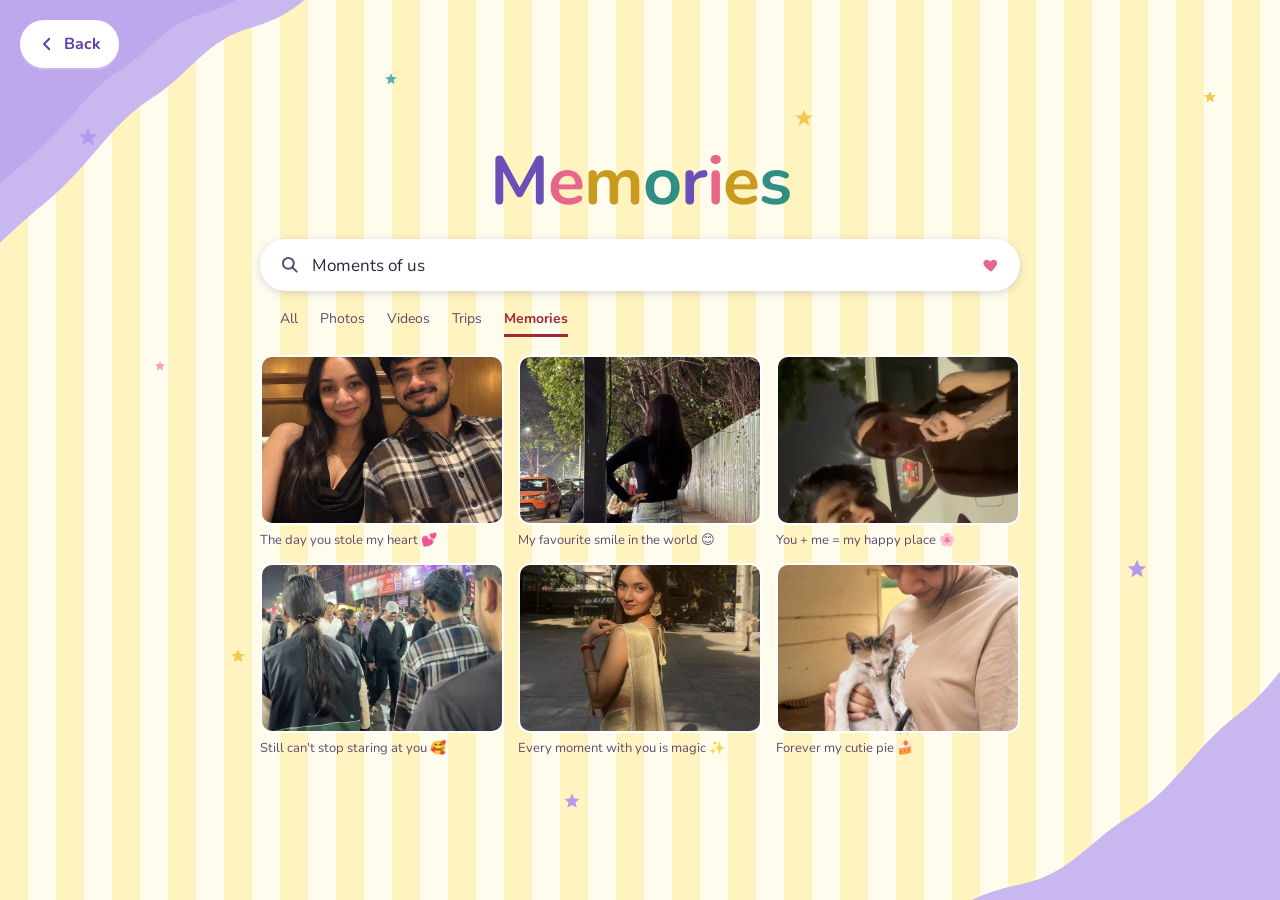
<file: memories.html>
<!doctype html>
<html lang="en">
<head>
<meta charset="utf-8">
<meta name="viewport" content="width=device-width, initial-scale=1">
<title>Memories of us</title>
<link rel="icon" href="data:image/svg+xml,%3Csvg xmlns='http://www.w3.org/2000/svg' viewBox='0 0 24 24'%3E%3Cpath d='M12%2021s-7.5-4.6-9.6-9.2C.9%208.4%203%205%206.4%205c2%200%203.6%201.1%204.6%202.7C12%206.1%2013.6%205%2015.6%205%2019%205%2021.1%208.4%2019.6%2011.8%2017.5%2016.4%2012%2021%2012%2021z' fill='%23E8668A'/%3E%3C/svg%3E">
<link rel="preconnect" href="https://fonts.googleapis.com">
<link rel="preconnect" href="https://fonts.gstatic.com" crossorigin>
<link href="https://fonts.googleapis.com/css2?family=Sniglet:wght@400;800&family=Gaegu:wght@400;700&family=Nunito:wght@400;700&display=swap" rel="stylesheet">
<link rel="stylesheet" href="css/style.css">
</head>
<body>
<main>

<a class="back" href="items.html"><svg aria-hidden="true" width="18" height="18" viewBox="0 0 24 24"><path d="M15 5l-7 7 7 7" stroke="#5B3FA8" stroke-width="2.5" fill="none" stroke-linecap="round" stroke-linejoin="round"/></svg>Back</a>
<div class="mem">
  <h1><span style="color:#6B4FB8">M</span><span style="color:#E8668A">e</span><span style="color:#C99A1E">m</span><span style="color:#2F8F82">o</span><span style="color:#6B4FB8">r</span><span style="color:#E8668A">i</span><span style="color:#C99A1E">e</span><span style="color:#2F8F82">s</span></h1>
  <div class="search">
    <svg aria-hidden="true" width="20" height="20" viewBox="0 0 24 24"><circle cx="10" cy="10" r="6.5" stroke="#5A4E70" stroke-width="2.4" fill="none"/><path d="M15 15l5 5" stroke="#5A4E70" stroke-width="2.4" stroke-linecap="round"/></svg>
    <span>Moments of us</span>
    <svg aria-hidden="true" width="18" height="18" viewBox="0 0 24 24"><path d="M12 21s-7.5-4.6-9.6-9.2C.9 8.4 3 5 6.4 5c2 0 3.6 1.1 4.6 2.7C12 6.1 13.6 5 15.6 5 19 5 21.1 8.4 19.6 11.8 17.5 16.4 12 21 12 21z" fill="#E8668A"/></svg>
  </div>
  <div class="tabs"><span>All</span><span>Photos</span><span>Videos</span><span>Trips</span><span class="on">Memories</span></div>
  <div class="grid">
<figure><div class="photo" data-src="assets/memory1.jpg" data-alt="Memory 1">Add assets/memory1.jpg</div><figcaption>The day you stole my heart 💕</figcaption></figure>
<figure><div class="photo" data-src="assets/memory2.jpg" data-alt="Memory 2">Add assets/memory2.jpg</div><figcaption>My favourite smile in the world 😊</figcaption></figure>
<figure><div class="photo" data-src="assets/memory3.jpg" data-alt="Memory 3">Add assets/memory3.jpg</div><figcaption>You + me = my happy place 🌸</figcaption></figure>
<figure><div class="photo" data-src="assets/memory4.jpg" data-alt="Memory 4">Add assets/memory4.jpg</div><figcaption>Still can't stop staring at you 🥰</figcaption></figure>
<figure><div class="photo" data-src="assets/memory5.jpg" data-alt="Memory 5">Add assets/memory5.jpg</div><figcaption>Every moment with you is magic ✨</figcaption></figure>
<figure><div class="photo" data-src="assets/memory6.jpg" data-alt="Memory 6">Add assets/memory6.jpg</div><figcaption>Forever my cutie pie 🍰</figcaption></figure>
  </div>
</div>
</main>
<script src="js/main.js"></script>

</body>
</html>
</file>
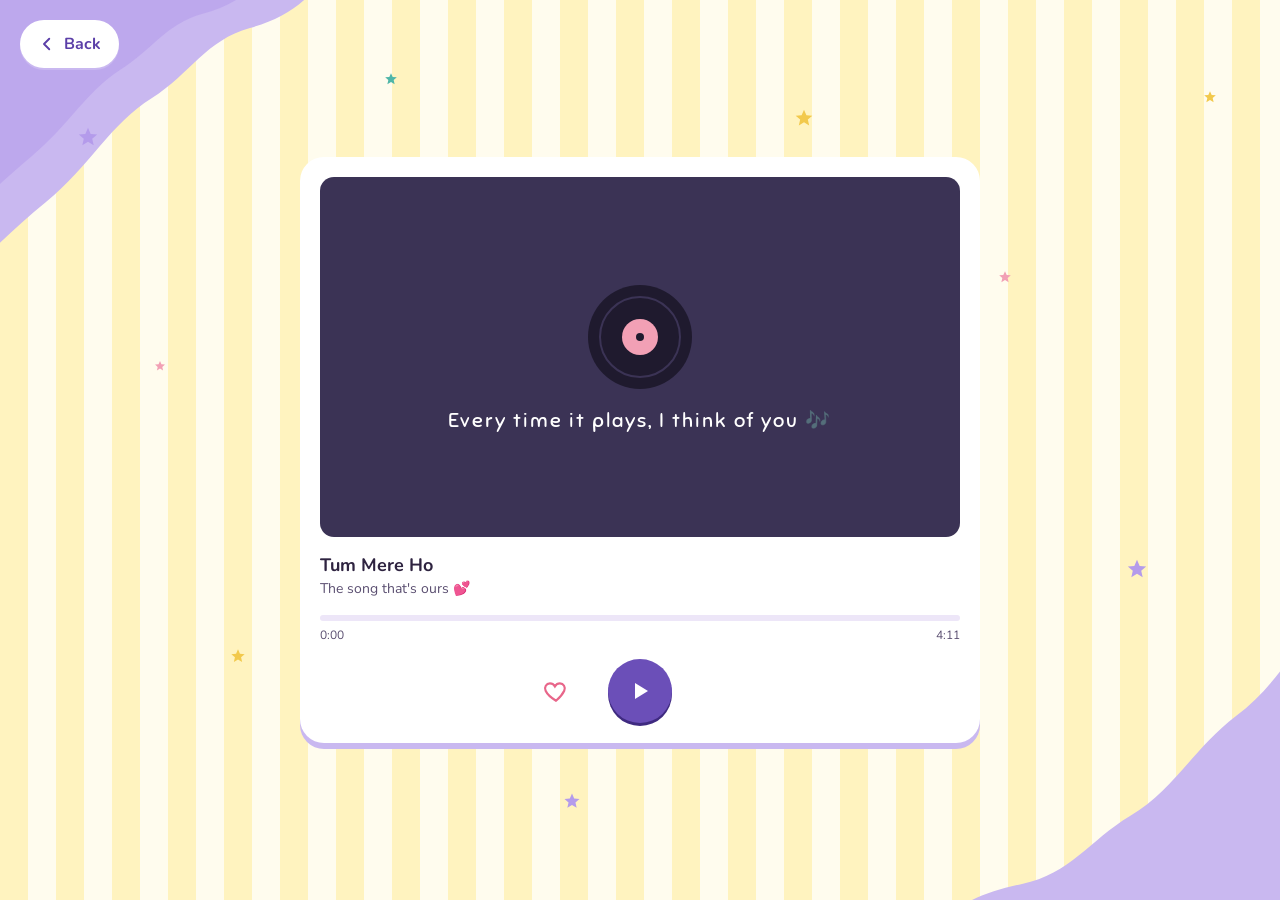
<file: song.html>
<!doctype html>
<html lang="en">
<head>
<meta charset="utf-8">
<meta name="viewport" content="width=device-width, initial-scale=1">
<title>Our song</title>
<link rel="icon" href="data:image/svg+xml,%3Csvg xmlns='http://www.w3.org/2000/svg' viewBox='0 0 24 24'%3E%3Cpath d='M12%2021s-7.5-4.6-9.6-9.2C.9%208.4%203%205%206.4%205c2%200%203.6%201.1%204.6%202.7C12%206.1%2013.6%205%2015.6%205%2019%205%2021.1%208.4%2019.6%2011.8%2017.5%2016.4%2012%2021%2012%2021z' fill='%23E8668A'/%3E%3C/svg%3E">
<link rel="preconnect" href="https://fonts.googleapis.com">
<link rel="preconnect" href="https://fonts.gstatic.com" crossorigin>
<link href="https://fonts.googleapis.com/css2?family=Sniglet:wght@400;800&family=Gaegu:wght@400;700&family=Nunito:wght@400;700&display=swap" rel="stylesheet">
<link rel="stylesheet" href="css/style.css">
</head>
<body>
<main>

<a class="back" href="items.html"><svg aria-hidden="true" width="18" height="18" viewBox="0 0 24 24"><path d="M15 5l-7 7 7 7" stroke="#5B3FA8" stroke-width="2.5" fill="none" stroke-linecap="round" stroke-linejoin="round"/></svg>Back</a>
<div class="player" id="player">
  <div class="screen">
    <svg class="record" aria-hidden="true" width="110" height="110" viewBox="0 0 110 110"><circle cx="55" cy="55" r="52" fill="#1F1A2E"/><circle cx="55" cy="55" r="40" stroke="#3B3355" stroke-width="2" fill="none"/><circle cx="55" cy="55" r="18" fill="#F2A0B5"/><circle cx="55" cy="55" r="4" fill="#1F1A2E"/></svg>
    <p>Every time it plays, I think of you 🎶</p>
  </div>
  <div class="track"><b>Tum Mere Ho</b><small>The song that's ours 💕</small></div>
  <div class="bar" id="bar"><div id="fillbar"></div></div>
  <div class="times"><span id="cur">0:00</span><span id="dur">0:00</span></div>
  <div class="controls">
    <button class="icon-btn" type="button" id="like" aria-label="Like" aria-pressed="false"><svg class="heart-i" aria-hidden="true" width="26" height="26" viewBox="0 0 24 24"><path d="M12 21s-7.5-4.6-9.6-9.2C.9 8.4 3 5 6.4 5c2 0 3.6 1.1 4.6 2.7C12 6.1 13.6 5 15.6 5 19 5 21.1 8.4 19.6 11.8 17.5 16.4 12 21 12 21z" fill="none" stroke="#E8668A" stroke-width="2"/></svg></button>
    <button class="play" type="button" id="play" aria-label="Play">
      <svg class="play-i" aria-hidden="true" width="24" height="24" viewBox="0 0 24 24"><path d="M7 4l13 8-13 8z" fill="#fff"/></svg>
      <svg class="pause-i" aria-hidden="true" width="24" height="24" viewBox="0 0 24 24"><rect x="5" y="4" width="5" height="16" rx="1.5" fill="#fff"/><rect x="14" y="4" width="5" height="16" rx="1.5" fill="#fff"/></svg>
    </button>
    <span style="width:48px"></span>
  </div>
  <p class="msg hidden" id="nosong" style="text-align:center">Add your song as assets/song.mp3</p>
  <audio id="audio" src="assets/song.mp3" preload="metadata"></audio>
</div>
</main>
<script src="js/main.js"></script>
<script>
(function () {
  var audio = document.getElementById('audio');
  var player = document.getElementById('player');
  var play = document.getElementById('play');
  var fill = document.getElementById('fillbar');
  function t(s) { s = Math.floor(s || 0); return Math.floor(s / 60) + ':' + ('0' + s % 60).slice(-2); }
  play.onclick = function () {
    if (audio.paused) { audio.play().catch(function () { document.getElementById('nosong').classList.remove('hidden'); }); }
    else audio.pause();
  };
  audio.onplay = function () { player.classList.add('playing'); play.setAttribute('aria-label', 'Pause'); };
  audio.onpause = function () { player.classList.remove('playing'); play.setAttribute('aria-label', 'Play'); };
  audio.onerror = function () { document.getElementById('nosong').classList.remove('hidden'); };
  audio.onloadedmetadata = function () { document.getElementById('dur').textContent = t(audio.duration); };
  audio.ontimeupdate = function () {
    document.getElementById('cur').textContent = t(audio.currentTime);
    if (audio.duration) fill.style.width = (audio.currentTime / audio.duration * 100) + '%';
  };
  document.getElementById('bar').onclick = function (e) {
    if (!audio.duration) return;
    var r = this.getBoundingClientRect();
    audio.currentTime = (e.clientX - r.left) / r.width * audio.duration;
  };
  var like = document.getElementById('like');
  like.onclick = function () {
    var on = player.classList.toggle('liked');
    like.setAttribute('aria-pressed', on); like.setAttribute('aria-label', on ? 'Unlike' : 'Like');
  };
})();
</script>
</body>
</html>
</file>
<file: css/style.css>
/* Tejuu's birthday site */
:root{
  --ink:#3F2A80; --purple:#6B4FB8; --lilac:#C9B8F0; --lilac-2:#B49BEB; --soft:#9C84DE;
  --pink:#F2A0B5; --rose:#E8668A; --berry:#A0283C; --sun:#F2C94C; --paper:#FFFDF7;
}
*{box-sizing:border-box}
html,body{margin:0;height:100%}
body{
  min-height:100vh; position:relative; overflow-x:hidden;
  background:repeating-linear-gradient(90deg,#FFF3BF 0 28px,#FFFCEE 28px 56px);
  color:var(--ink); font-family:'Nunito',system-ui,sans-serif;
}
main{
  position:relative; z-index:1; min-height:100vh;
  display:flex; flex-direction:column; align-items:center; justify-content:center;
  padding:72px 20px; gap:24px; text-align:center;
}
h1{font-family:'Sniglet','Trebuchet MS',sans-serif;font-weight:800;color:var(--purple);margin:0;line-height:1.15;font-size:clamp(28px,4.6vw,52px)}
p{margin:0}
a{color:#5B3FA8}

/* decoration */
.deco{position:fixed;inset:0;pointer-events:none;z-index:0;overflow:hidden}
.blob{position:absolute}
.blob.tl{left:-30px;top:-30px}
.blob.br{right:-30px;bottom:-30px}
.star{position:absolute;animation:twinkle 2.6s ease-in-out infinite}

/* buttons */
.pill{
  display:inline-flex;align-items:center;justify-content:center;min-height:56px;padding:0 36px;
  border-radius:999px;background:var(--purple);color:#fff;border:0;cursor:pointer;
  font-family:'Sniglet',sans-serif;font-weight:800;font-size:26px;
  text-decoration:underline;text-underline-offset:4px;box-shadow:0 4px 0 var(--ink);
  transition:transform .2s;
}
.pill:hover{transform:translateY(-2px) rotate(-1.5deg);color:#fff}
.pill.light{background:var(--soft)}
.pill.small{min-height:48px;padding:0 26px;font-size:22px}
.next{position:fixed;right:24px;bottom:24px;z-index:2}
.back{
  position:fixed;left:20px;top:20px;z-index:2;display:inline-flex;align-items:center;gap:8px;
  min-height:48px;padding:0 18px;border-radius:999px;background:#fff;color:#5B3FA8;
  font-weight:700;text-decoration:none;box-shadow:0 2px 0 var(--lilac);
}
:focus-visible{outline:3px solid var(--ink);outline-offset:4px}

/* photo slots: the label shows only when the photo file is missing */
.photo{position:relative;overflow:hidden;background:#F3EEFF;border:2px dashed var(--soft);
  display:flex;align-items:center;justify-content:center;padding:8px;font-size:14px;color:#5B3FA8}
.photo img{position:absolute;inset:0;width:100%;height:100%;object-fit:cover}
.photo.has-img{border-style:solid;border-color:#fff}

/* lock screen */
.lock{width:100%;max-width:1120px;display:flex;flex-wrap:wrap;align-items:center;justify-content:center;gap:48px}
.frame{position:relative;width:300px;height:300px}
.frame>svg,.frame>.inner{position:absolute;inset:0}
.frame>.inner{display:flex;align-items:center;justify-content:center;padding-top:10px}
.panel{flex:1 1 360px;max-width:460px;background:var(--lilac);border-radius:48px 48px 48px 120px;
  padding:36px 28px;display:flex;flex-direction:column;align-items:center;gap:18px}
.panel .title{font-family:'Sniglet',sans-serif;font-size:22px;color:#fff;text-shadow:0 2px 0 var(--purple)}
.panel .hint{margin-top:-8px;font-size:15px}
.boxes{display:flex;gap:12px}
.boxes span{width:44px;height:44px;border:3px solid #fff;border-radius:8px;display:flex;align-items:center;justify-content:center}
.boxes span.on::after{content:"";width:14px;height:14px;border-radius:50%;background:#fff}
.keys{display:grid;grid-template-columns:repeat(3,56px);gap:14px 22px}
.keys button{width:56px;height:56px;border-radius:50%;border:0;background:#fff;color:var(--berry);
  font-family:'Sniglet',sans-serif;font-weight:800;font-size:24px;text-decoration:underline;cursor:pointer;
  box-shadow:0 3px 0 var(--soft);transition:transform .15s}
.keys button:active{transform:translateY(2px)}
.msg{min-height:22px;font-weight:700;color:var(--berry)}

/* good */
.heart-frame{position:relative;width:300px;height:270px}
.heart-frame svg{position:absolute;inset:0}
.heart-frame .photo{position:absolute;left:70px;top:50px;width:160px;height:160px;border-radius:50%;background:#fff}
.row{display:flex;align-items:center;gap:12px;flex-wrap:wrap;justify-content:center}

/* birthday */
.word{display:flex;gap:6px;flex-wrap:wrap;justify-content:center}
.word span{min-width:56px!important;height:76px!important;font-size:54px!important}
.camera{position:relative;width:300px;height:210px;background:#EDEAF3;border-radius:26px;border:4px solid #CFC8DE;
  display:flex;align-items:center;gap:14px;padding:18px}
.camera .photo{width:170px;height:160px;border-radius:10px;background:#fff}
.camera .lens{width:70px;height:70px;border-radius:50%;background:#CFC8DE;border:8px solid #fff}
.camera .btn{width:30px;height:12px;border-radius:6px;background:var(--rose)}
.camera .hat{position:absolute;right:-22px;top:-46px;transform:rotate(18deg)}

/* items */
.items{display:flex;flex-wrap:wrap;justify-content:center;gap:40px}
.item{display:flex;flex-direction:column;align-items:center;gap:10px;text-decoration:none;padding:12px;border-radius:20px;transition:transform .2s}
.item:hover{transform:translateY(-6px) rotate(-3deg)}
.item span{font-family:'Gaegu',cursive;font-weight:700;font-size:24px;color:#5B3FA8}

/* memories */
.mem{width:100%;max-width:760px;display:flex;flex-direction:column;align-items:center;gap:18px}
.mem h1{font-family:'Nunito',sans-serif;font-weight:700;font-size:clamp(44px,6vw,68px);letter-spacing:-1px}
.search{width:100%;display:flex;align-items:center;gap:12px;padding:0 20px;min-height:52px;border-radius:999px;background:#fff;box-shadow:0 2px 8px rgba(63,42,128,.18);text-align:left}
.search span{flex-grow:1;font-size:17px;color:#2E2340}
.tabs{width:100%;display:flex;gap:22px;padding-left:20px;flex-wrap:wrap}
.tabs span{font-size:14px;padding-bottom:6px;color:#5A4E70}
.tabs .on{color:var(--berry);font-weight:700;border-bottom:3px solid var(--berry)}
.grid{width:100%;display:grid;grid-template-columns:repeat(3,minmax(0,1fr));gap:14px}
.grid figure{margin:0;display:flex;flex-direction:column;gap:6px;text-align:left}
.grid .photo{width:100%;height:170px;border-radius:12px}
.grid figcaption{font-size:13px;color:#5A4E70}
@media (max-width:600px){.grid{grid-template-columns:repeat(2,minmax(0,1fr))}.grid .photo{height:140px}}

/* letter */
.letter-wrap{width:100%;max-width:980px;display:flex;flex-wrap:wrap;align-items:center;justify-content:center;gap:32px}
.paper{flex:1 1 420px;max-width:600px;padding:36px 40px;background:var(--paper);border-radius:8px;transform:rotate(-1.5deg);
  box-shadow:0 6px 0 #E6DCF7;background-image:repeating-linear-gradient(180deg,transparent 0 33px,#EDE6F8 33px 34px);
  font-family:'Gaegu',cursive;font-size:24px;line-height:34px;color:#7A2238;text-align:left}
.paper .sign{text-align:right}

/* song */
.player{width:100%;max-width:680px;background:#fff;border-radius:24px;padding:20px;display:flex;flex-direction:column;gap:16px;box-shadow:0 6px 0 var(--lilac);text-align:left}
.screen{width:100%;aspect-ratio:16/9;border-radius:14px;background:#3B3355;display:flex;flex-direction:column;align-items:center;justify-content:center;gap:16px;color:#fff}
.screen p{font-family:'Sniglet',sans-serif;font-size:20px;letter-spacing:2px;text-align:center;padding:0 12px}
.record{animation:spin 6s linear infinite;animation-play-state:paused}
.playing .record{animation-play-state:running}
.track b{display:block;font-size:18px;color:#2E2340}
.track small{font-size:14px;color:#5A4E70}
.bar{width:100%;height:6px;border-radius:3px;background:#EDE6F8;overflow:hidden;cursor:pointer}
.bar div{height:6px;width:0;background:var(--purple);border-radius:3px}
.times{display:flex;justify-content:space-between;font-size:12px;color:#5A4E70;margin-top:-10px}
.controls{display:flex;align-items:center;justify-content:center;gap:28px}
.icon-btn{width:48px;height:48px;border:0;border-radius:50%;background:none;cursor:pointer;display:flex;align-items:center;justify-content:center}
.play{width:64px;height:64px;border:0;border-radius:50%;background:var(--purple);cursor:pointer;display:flex;align-items:center;justify-content:center;box-shadow:0 3px 0 var(--ink)}
.play .pause-i{display:none}
.playing .play .pause-i{display:block}
.playing .play .play-i{display:none}
.liked .heart-i path{fill:var(--rose)}

/* hug */
.loadbar{width:100%;max-width:420px;height:22px;border:3px solid var(--purple);border-radius:999px;background:#fff;overflow:hidden}
.loadbar div{height:100%;width:4%;background:var(--pink);border-radius:999px}
.loading .loadbar div{animation:fill 4s ease-in-out forwards}
.done-box{display:none;flex-direction:column;align-items:center;gap:18px}
.done .done-box{display:flex}
.done .load-box{display:none}
.hearts{position:fixed;inset:0;pointer-events:none;z-index:0;display:none}
.done .hearts{display:block}
.hearts svg{position:absolute;animation:float 3.4s ease-out infinite both}

.hidden{display:none!important}

/* motion */
.bob{animation:bob 2.8s ease-in-out infinite}
.popin{animation:popin .6s both cubic-bezier(.3,1.5,.5,1)}
.shake{animation:shake .45s}
@keyframes twinkle{0%,100%{opacity:.35;transform:scale(.85)}50%{opacity:1;transform:scale(1.1)}}
@keyframes bob{0%,100%{transform:translateY(0)}50%{transform:translateY(-10px)}}
@keyframes popin{from{opacity:0;transform:scale(.6) rotate(-8deg)}to{opacity:1;transform:none}}
@keyframes shake{0%,100%{transform:none}20%,60%{transform:translateX(-8px)}40%,80%{transform:translateX(8px)}}
@keyframes float{0%{opacity:0;transform:translateY(0) scale(.6)}20%{opacity:1}100%{opacity:0;transform:translateY(-220px) scale(1.1)}}
@keyframes fill{from{width:4%}to{width:100%}}
@keyframes spin{to{transform:rotate(360deg)}}
@media (prefers-reduced-motion:reduce){*{animation:none!important;transition:none!important}}
</file>
